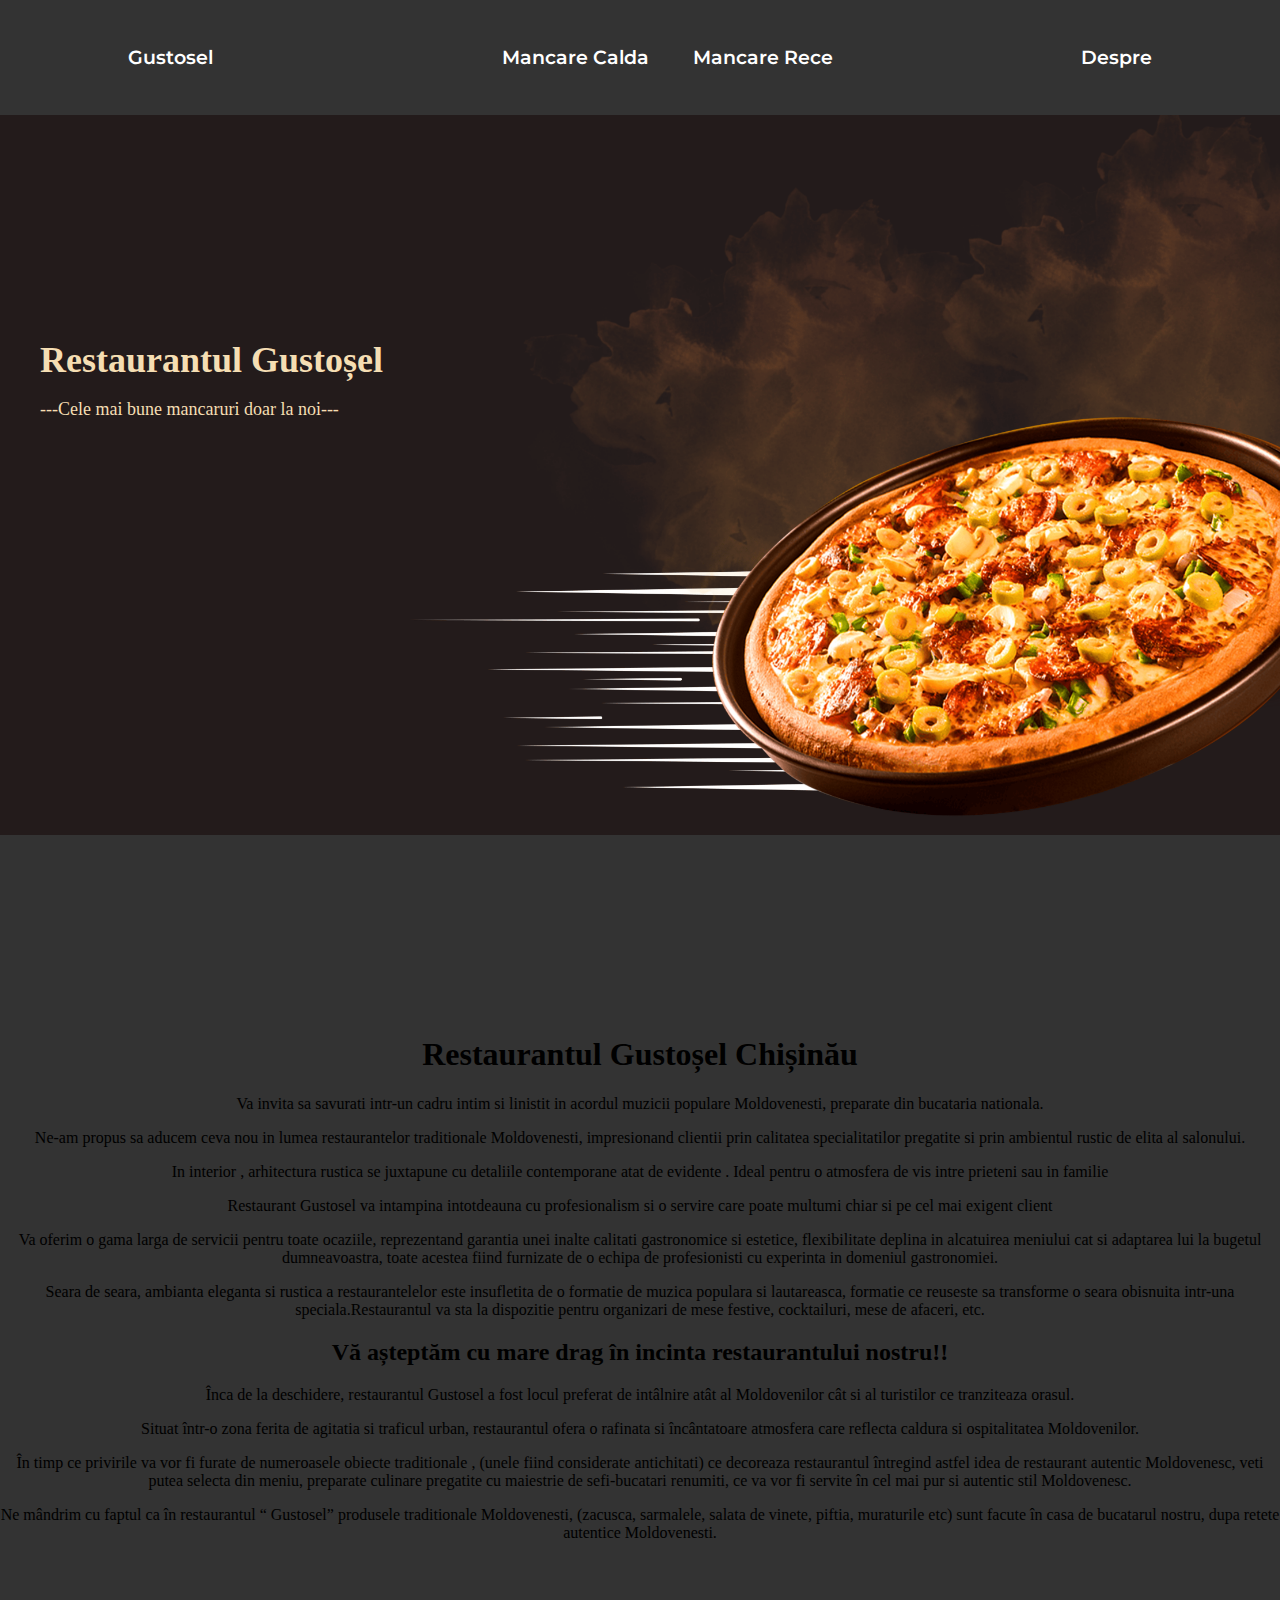
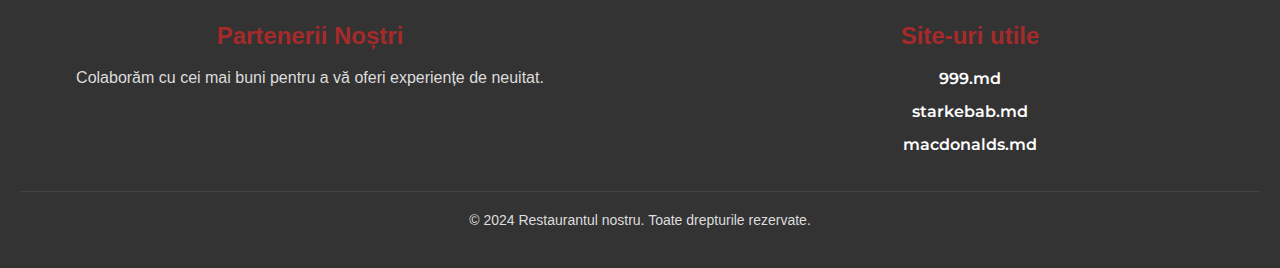
<file: index.html>
<!DOCTYPE html>
<html lang="ro">
<head>
    <meta charset="UTF-8">
    <meta name="viewport" content="width=device-width, initial-scale=1.0">
    <title>Restaurant Gustosel</title>
    <link rel="stylesheet" href="style.css">
</head>
<body>
    <header>
        <a href="" class="logo">Gustosel</a>
        <nav>
            <ul class="nav_link">
                <li><a href="mancare-calda.html">Mancare Calda</a></li>
                <li><a href="mancare-rece.html">Mancare Rece</a></li>
            </ul>
        </nav>
        <a href="despre-noi.html">Despre</a>
    </header>

    <main>
        <div class="container">
            <div class="image-container">
                <img src="images/titlugu.png" alt="Imagine Fundal" class="background-image">
                <div class="text">
                    <h1>Restaurantul Gustoșel</h1>
                    <p>---Cele mai bune mancaruri doar la noi---</p>
                </div>
            </div>
        </div>
        <section>
            <h1 align="center">Restaurantul Gustoșel Chișinău</h1>
            <p>Va invita sa savurati intr-un cadru intim si linistit in acordul muzicii populare Moldovenesti, preparate din bucataria nationala.</p>
            <p>Ne-am propus sa aducem ceva nou in lumea restaurantelor traditionale Moldovenesti, impresionand clientii prin calitatea specialitatilor pregatite si prin ambientul rustic de elita al salonului.</p>
            <p>In interior , arhitectura rustica se juxtapune cu detaliile contemporane atat de evidente . Ideal pentru o atmosfera de vis intre prieteni sau in familie</p>
            <p>Restaurant Gustosel va intampina intotdeauna cu profesionalism  si o servire care poate multumi chiar si pe cel mai exigent client </p>
            <p>Va oferim o gama larga de servicii pentru toate ocaziile, reprezentand garantia unei inalte calitati gastronomice si estetice, flexibilitate deplina in alcatuirea meniului cat si adaptarea lui la bugetul dumneavoastra, toate acestea fiind furnizate de o echipa de profesionisti cu experinta in domeniul gastronomiei.</p>
            <p>Seara de seara, ambianta eleganta si rustica a restaurantelelor este insufletita de o formatie de muzica populara si lautareasca, formatie ce reuseste sa transforme o seara obisnuita intr-una speciala.Restaurantul va sta la dispozitie pentru organizari de mese festive, cocktailuri, mese de afaceri, etc.</p>

        </section>

        <section>
            <h2 style="text-align:center;">Vă așteptăm cu mare drag în incinta restaurantului nostru!!</h2>
            <p>Înca de la deschidere, restaurantul Gustosel a fost locul preferat de intâlnire atât al Moldovenilor cât si al turistilor ce tranziteaza orasul.</p>
            <p>Situat într-o zona ferita de agitatia si traficul urban, restaurantul ofera o rafinata si încântatoare atmosfera care reflecta caldura si ospitalitatea Moldovenilor. </p>
            <p> În timp ce privirile va vor fi furate de numeroasele obiecte traditionale , (unele fiind considerate antichitati) ce decoreaza restaurantul întregind astfel idea de restaurant autentic Moldovenesc, veti putea selecta din meniu, preparate culinare pregatite cu maiestrie de sefi-bucatari renumiti, ce va vor fi servite în cel mai pur si autentic stil Moldovenesc.</p>
            <p>Ne mândrim cu faptul ca în restaurantul “ Gustosel” produsele traditionale Moldovenesti, (zacusca, sarmalele, salata de vinete, piftia, muraturile etc) sunt facute în casa de bucatarul nostru, dupa retete autentice Moldovenesti.</p>
        </section>
    </main>
    <footer class="footer">
        <div class="footer-container">
            <div class="footer-left">
                <h3>Partenerii Noștri</h3>
                <p>Colaborăm cu cei mai buni pentru a vă oferi experiențe de neuitat.</p>
            </div>
            <div class="footer-right">
                <h3>Site-uri utile</h3>
                <ul>
                    <li><a href="https://999.md" target="_blank">999.md</a></li>
                    <li><a href="https://starkebab.md" target="_blank">starkebab.md</a></li>
                    <li><a href="https://macdonalds.md" target="_blank">macdonalds.md</a></li>
                </ul>
            </div>
        </div>
        <div class="footer-bottom">
            <p>&copy; 2024 Restaurantul nostru. Toate drepturile rezervate.</p>
        </div>
    </footer>
</body>
</html>
</file>
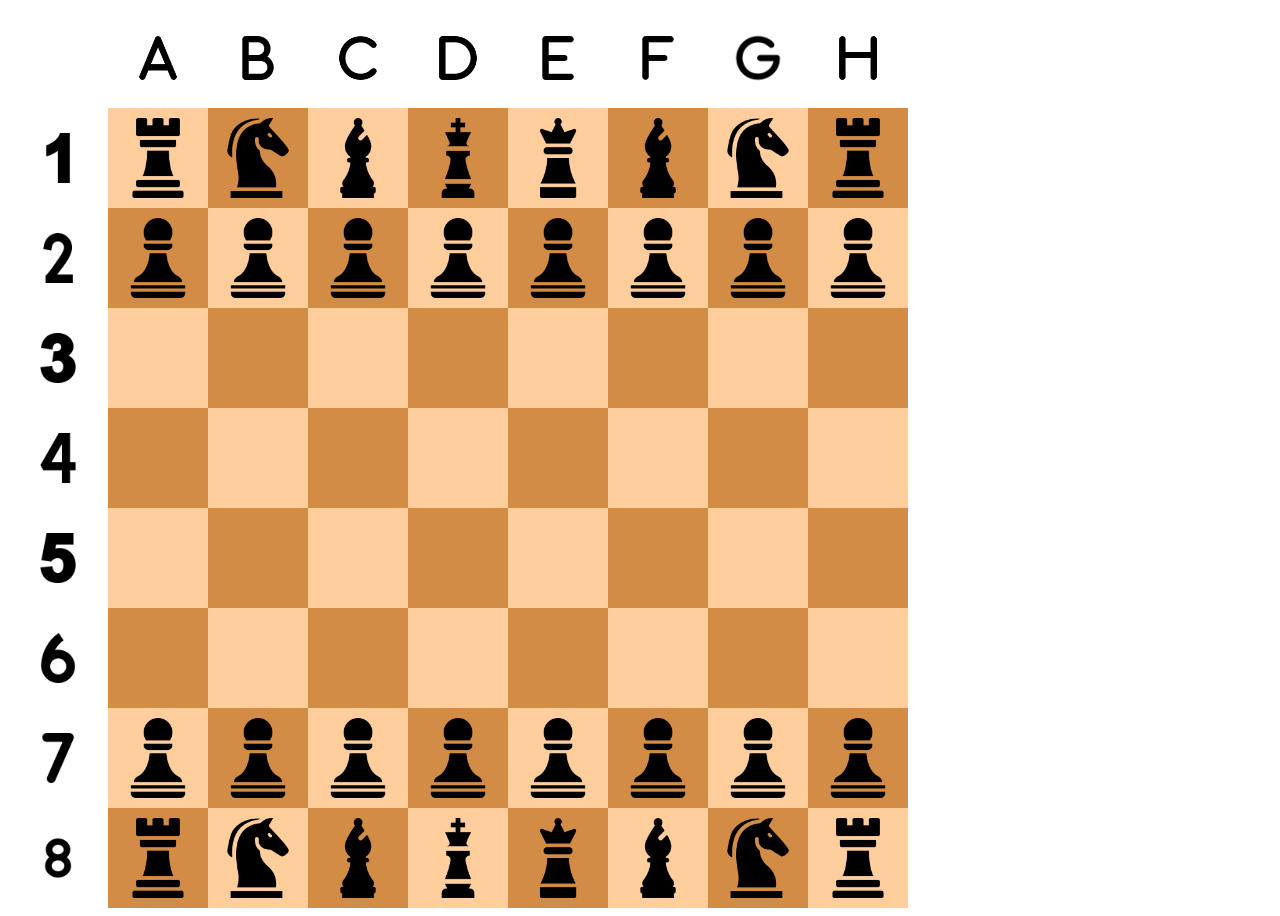
<file: cheestable/index.html>
<!DOCTYPE html>
<html lang="en">
<head>
    <meta charset="UTF-8">
    <meta name="viewport" content="width=device-width, initial-scale=1.0">
    <link rel="stylesheet" href="style.css">
    <title>Document</title>
</head>
<body>
    <div class="patrat1"></div>
    <div class="patrat2"></div>
    <div class="patrat3"></div>
    <div class="patrat4"></div>
    <div class="patrat5"></div>
    <div class="patrat6"></div>
    <div class="patrat7"></div>
    <div class="patrat8"></div>
    <div class="patrat9"></div>
    <div class="patrat10"></div>
    <div class="patrat11"></div>
    <div class="patrat12"></div>
    <div class="patrat13"></div>
    <div class="patrat14"></div>
    <div class="patrat15"></div>
    <div class="patrat16"></div>
    <div class="patrat17"></div>
    <div class="patrat18"></div>
    <div class="patrat19"></div>
    <div class="patrat20"></div>
    <div class="patrat21"></div>
    <div class="patrat22"></div>
    <div class="patrat23"></div>
    <div class="patrat24"></div>
    <div class="patrat25"></div>
    <div class="patrat26"></div>
    <div class="patrat27"></div>
    <div class="patrat28"></div>
    <div class="patrat29"></div>
    <div class="patrat30"></div>
    <div class="patrat31"></div>
    <div class="patrat32"></div>
    <div class="patrat33"></div>
    <div class="patrat34"></div>
    <div class="patrat35"></div>
    <div class="patrat36"></div>
    <div class="patrat37"></div>
    <div class="patrat38"></div>
    <div class="patrat39"></div>
    <div class="patrat40"></div>
    <div class="patrat41"></div>
    <div class="patrat42"></div>
    <div class="patrat43"></div>
    <div class="patrat44"></div>
    <div class="patrat45"></div>
    <div class="patrat46"></div>
    <div class="patrat47"></div>
    <div class="patrat48"></div>
    <div class="patrat49"></div>
    <div class="patrat50"></div>
    <div class="patrat51"></div>
    <div class="patrat52"></div>
    <div class="patrat53"></div>
    <div class="patrat54"></div>
    <div class="patrat55"></div>
    <div class="patrat56"></div>
    <div class="patrat57"></div>
    <div class="patrat58"></div>
    <div class="patrat59"></div>
    <div class="patrat60"></div>
    <div class="patrat61"></div>
    <div class="patrat62"></div>
    <div class="patrat63"></div>
    <div class="patrat64"></div>
    <div class="patrat65"></div>
    <div class="patrat66"></div>
    <div class="patrat67"></div>
    <div class="patrat68"></div>
    <div class="patrat69"></div>
    <div class="patrat70"></div>
    <div class="patrat71"></div>
    <div class="patrat72"></div>
    <div class="patrat73"></div>
    <div class="patrat74"></div>
    <div class="patrat75"></div>
    <div class="patrat76"></div>
    <div class="patrat77"></div>
    <div class="patrat78"></div>
    <div class="patrat79"></div>
    <div class="patrat80"></div>
    <div class="patrat81"></div>
    <div class="patrat82"></div>
    <div class="patrat83"></div>
    <div class="patrat84"></div>
    <div class="patrat85"></div>
    <div class="patrat86"></div>
    <div class="patrat87"></div>
    <div class="patrat88"></div>
    <div class="patrat89"></div>
    <div class="patrat90"></div>
    <div class="patrat91"></div>
    <div class="patrat92"></div>
    <div class="patrat93"></div>
    <div class="patrat94"></div>
    <div class="patrat95"></div>
    <div class="patrat96"></div>
    <div class="patrat97"></div>
    <div class="patrat98"></div>
    <div class="patrat99"></div>
    <div class="patrat100"></div>
</body>
</html>
</file>
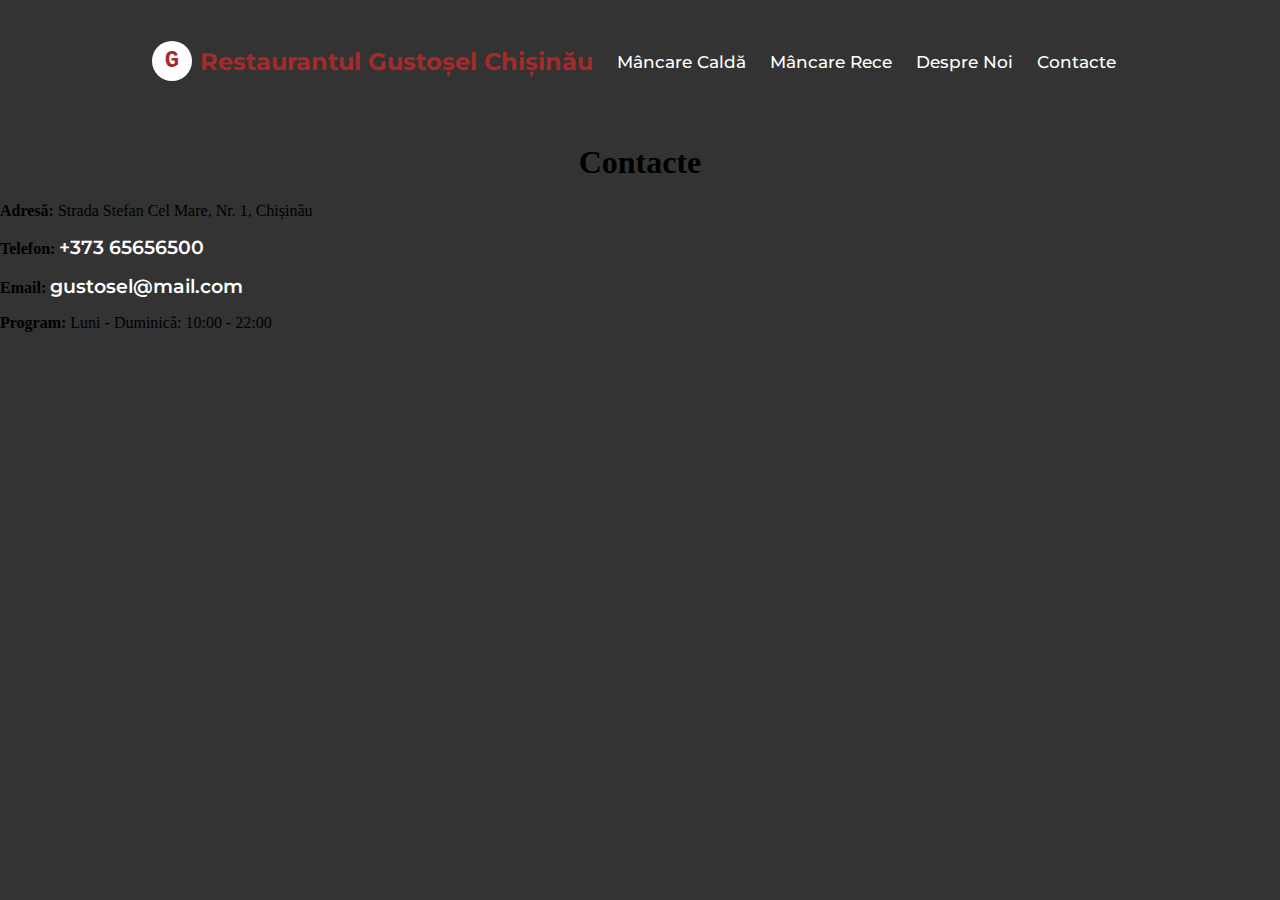
<file: contacte.html>
<!DOCTYPE html>
<html lang="ro">
<head>
    <meta charset="UTF-8">
    <meta name="viewport" content="width=device-width, initial-scale=1.0">
    <title>Contacte - Gustosel</title>
    <link rel="stylesheet" href="style.css">
</head>
<body>
    <header>
        <nav class="meniu-sus">
            <div class="logo">
                <a href="index.html">
                    <span>G</span>
                    Restaurantul Gustoșel Chișinău
                </a>
            </div>
            <ul class="meniu-sus-sus">
                <li><a href="mancare-calda.html">Mâncare Caldă</a></li>
                <li><a href="mancare-rece.html">Mâncare Rece</a></li>
                <li><a href="despre-noi.html">Despre Noi</a></li>
                <li><a href="contacte.html">Contacte</a></li>
            </ul>
        </nav>
    </header>

    <div class="main">
            <h1 style="text-align:center;">Contacte</h1>
            <p><b>Adresă:</b> Strada Stefan Cel Mare, Nr. 1, Chișinău</p>
            <p><b>Telefon:</b> <a href="tel:+37365656500">+373 65656500</a></p>
            <p><b>Email:</b> <a href="mailto:gustosel@mail.com">gustosel@mail.com</a></p>
            <p><b>Program:</b> Luni - Duminică: 10:00 - 22:00</p>
     </div>
</body>
</html>
</file>
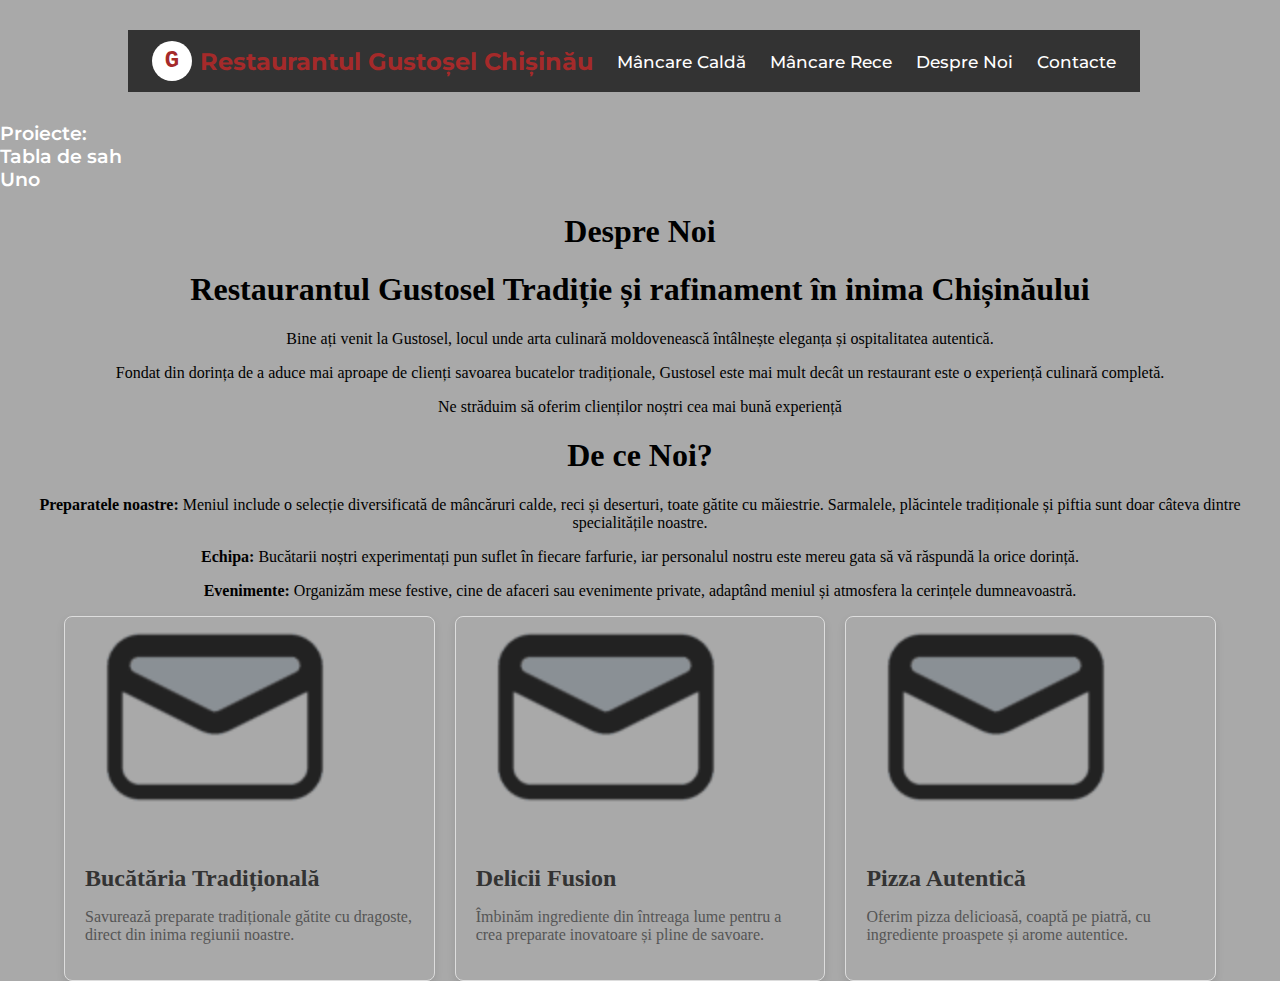
<file: despre-noi.html>
<!DOCTYPE html>
<html lang="ro">
<head>
    <meta charset="UTF-8">
    <meta name="viewport" content="width=device-width, initial-scale=1.0">
    <title>Despre Noi - Gustosel</title>
    <link rel="stylesheet" href="style.css">
</head>
<body>
    <style>
        body{
            background-color: darkgray;
        }
    </style>
    <header>
        <nav class="meniu-sus">
            <div class="logo">
                <a href="index.html">
                    <span>G</span>
                    Restaurantul Gustoșel Chișinău
                </a>
            </div>
            <ul class="meniu-sus-sus">
                <li><a href="mancare-calda.html">Mâncare Caldă</a></li>
                <li><a href="mancare-rece.html">Mâncare Rece</a></li>
                <li><a href="despre-noi.html">Despre Noi</a></li>
                <li><a href="contacte.html">Contacte</a></li>
            </ul>
        </nav>
    </header>

    <div class="main">
        <a href="">Proiecte:</a>
        <br>
        <a href="../gustosel/cheestable/index.html">Tabla de sah</a>
        <br>
        <a href="../gustosel/celmaicrutoiprogramator/index.html">Uno</a>
        <section>
            <h1 style="text-align:center;">Despre Noi</h1>
            <h1>Restaurantul Gustosel Tradiție și rafinament în inima Chișinăului</h1>
            <p>Bine ați venit la Gustosel, locul unde arta culinară moldovenească întâlnește eleganța și ospitalitatea autentică.</p>
            <p>Fondat din dorința de a aduce mai aproape de clienți savoarea bucatelor tradiționale, Gustosel este mai mult decât un restaurant este o experiență culinară completă.</p>
            <p>Ne străduim să oferim clienților noștri cea mai bună experiență</p>
            <h1>De ce Noi?</h1>
            <p><b>Preparatele noastre:</b> Meniul include o selecție diversificată de mâncăruri calde, reci și deserturi, toate gătite cu măiestrie. Sarmalele, plăcintele tradiționale și piftia sunt doar câteva dintre specialitățile noastre.</p>
            <p><b>Echipa:</b> Bucătarii noștri experimentați pun suflet în fiecare farfurie, iar personalul nostru este mereu gata să vă răspundă la orice dorință.</p>
            <p><b>Evenimente:</b> Organizăm mese festive, cine de afaceri sau evenimente private, adaptând meniul și atmosfera la cerințele dumneavoastră.</p>
         </section>
            <div class="card-container">
                <div class="card">
                    <img src="images/message-svgrepo-com (1).png" alt="Imagine Card 1" class="card-img" style="width: 300px;">
                    <div class="card-content">
                        <h3 class="card-title">Bucătăria Tradițională</h3>
                        <p class="card-text">Savurează preparate tradiționale gătite cu dragoste, direct din inima regiunii noastre.</p>
                    </div>
                </div>
                <div class="card">
                    <img src="images/message-svgrepo-com (1).png" alt="Imagine Card 2" class="card-img" style="width: 300px;">
                    <div class="card-content">
                        <h3 class="card-title">Delicii Fusion</h3>
                        <p class="card-text">Îmbinăm ingrediente din întreaga lume pentru a crea preparate inovatoare și pline de savoare.</p>
                    </div>
                </div>
                <div class="card">
                    <img src="images/message-svgrepo-com (1).png" alt="Imagine Card 3" class="card-img" style="width: 300px;">
                    <div class="card-content">
                        <h3 class="card-title">Pizza Autentică</h3>
                        <p class="card-text">Oferim pizza delicioasă, coaptă pe piatră, cu ingrediente proaspete și arome autentice.</p>
                    </div>
                </div>
            </div>
    </div>
</body>
</html>
</file>
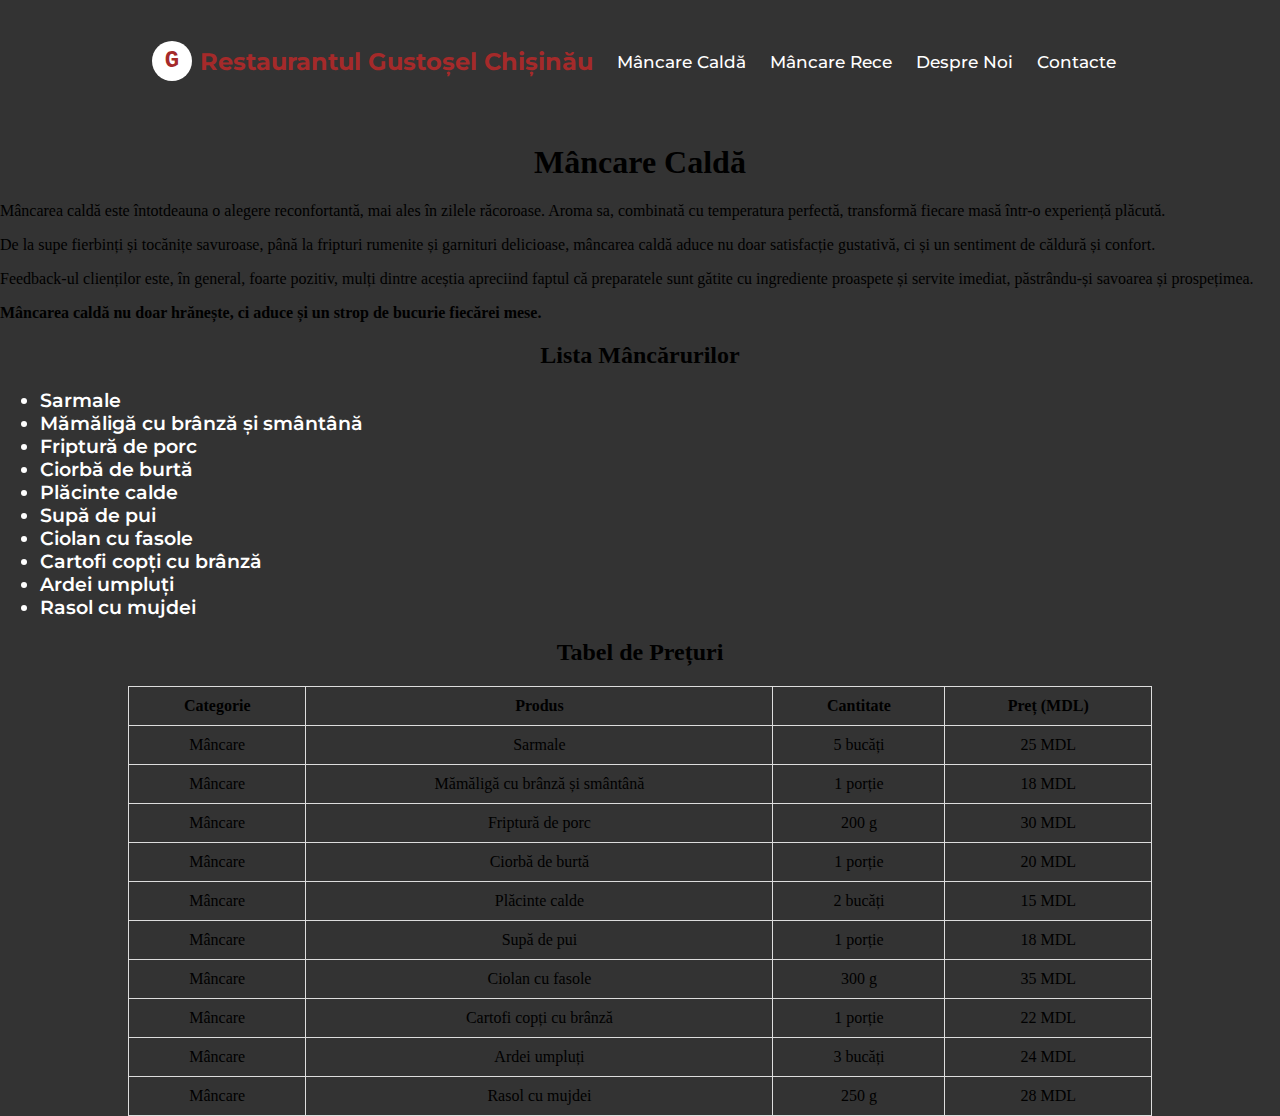
<file: mancare-calda.html>
<!DOCTYPE html>
<html lang="ro">
<head>
    <meta charset="UTF-8">
    <meta name="viewport" content="width=device-width, initial-scale=1.0">
    <title>Mâncare Caldă - Gustosel</title>
    <link rel="stylesheet" href="style.css">
</head>
<body>
    <header>
      <nav class="meniu-sus">
        <div class="logo">
            <a href="index.html">
                <span>G</span>
                Restaurantul Gustoșel Chișinău
            </a>
        </div>
        <ul class="meniu-sus-sus">
            <li><a href="mancare-calda.html">Mâncare Caldă</a></li>
            <li><a href="mancare-rece.html">Mâncare Rece</a></li>
            <li><a href="despre-noi.html">Despre Noi</a></li>
            <li><a href="contacte.html">Contacte</a></li>
        </ul>
    </nav>
    </header>

        <div class="main">
            <h1 style="text-align:center;">Mâncare Caldă</h1>
            <p>Mâncarea caldă este întotdeauna o alegere reconfortantă, mai ales în zilele răcoroase. Aroma sa, combinată cu temperatura perfectă, transformă fiecare masă într-o experiență plăcută. </p>
            <p>De la supe fierbinți și tocănițe savuroase, până la fripturi rumenite și garnituri delicioase, mâncarea caldă aduce nu doar satisfacție gustativă, ci și un sentiment de căldură și confort. </p>
            <p> Feedback-ul clienților este, în general, foarte pozitiv, mulți dintre aceștia apreciind faptul că preparatele sunt gătite cu ingrediente proaspete și servite imediat, păstrându-și savoarea și prospețimea. </p>
            <p><b>Mâncarea caldă nu doar hrănește, ci aduce și un strop de bucurie fiecărei mese.</b></p>

            <h2 style="text-align:center;">Lista Mâncărurilor</h2>
            <ul>
                <li>Sarmale</li>
                <li>Mămăligă cu brânză și smântână</li>
                <li>Friptură de porc</li>
                <li>Ciorbă de burtă</li>
                <li>Plăcinte calde</li>
                <li>Supă de pui</li>
                <li>Ciolan cu fasole</li>
                <li>Cartofi copți cu brânză</li>
                <li>Ardei umpluți</li>
                <li>Rasol cu mujdei</li>
            </ul>

            <h2 style="text-align:center;">Tabel de Prețuri</h2>
            <table border="1" style="margin: 0 auto; text-align: center;">
                <thead>
                    <tr>
                        <th>Categorie</th>
                        <th>Produs</th>
                        <th>Cantitate</th>
                        <th>Preț (MDL)</th>
                    </tr>
                </thead>
                <tbody>
                          <tr>
                            <td>Mâncare</td>
                            <td>Sarmale</td>
                            <td>5 bucăți</td>
                            <td>25 MDL</td>
                          </tr>
                          <tr>
                            <td>Mâncare</td>
                            <td>Mămăligă cu brânză și smântână</td>
                            <td>1 porție</td>
                            <td>18 MDL</td>
                          </tr>
                          <tr>
                            <td>Mâncare</td>
                            <td>Friptură de porc</td>
                            <td>200 g</td>
                            <td>30 MDL</td>
                          </tr>
                          <tr>
                            <td>Mâncare</td>
                            <td>Ciorbă de burtă</td>
                            <td>1 porție</td>
                            <td>20 MDL</td>
                          </tr>
                          <tr>
                            <td>Mâncare</td>
                            <td>Plăcinte calde</td>
                            <td>2 bucăți</td>
                            <td>15 MDL</td>
                          </tr>
                          <tr>
                            <td>Mâncare</td>
                            <td>Supă de pui</td>
                            <td>1 porție</td>
                            <td>18 MDL</td>
                          </tr>
                          <tr>
                            <td>Mâncare</td>
                            <td>Ciolan cu fasole</td>
                            <td>300 g</td>
                            <td>35 MDL</td>
                          </tr>
                          <tr>
                            <td>Mâncare</td>
                            <td>Cartofi copți cu brânză</td>
                            <td>1 porție</td>
                            <td>22 MDL</td>
                          </tr>
                          <tr>
                            <td>Mâncare</td>
                            <td>Ardei umpluți</td>
                            <td>3 bucăți</td>
                            <td>24 MDL</td>
                          </tr>
                          <tr>
                            <td>Mâncare</td>
                            <td>Rasol cu mujdei</td>
                            <td>250 g</td>
                            <td>28 MDL</td>
                          </tr>  
                </tbody>
            </table>
    </div>
</body>
</html>
</file>
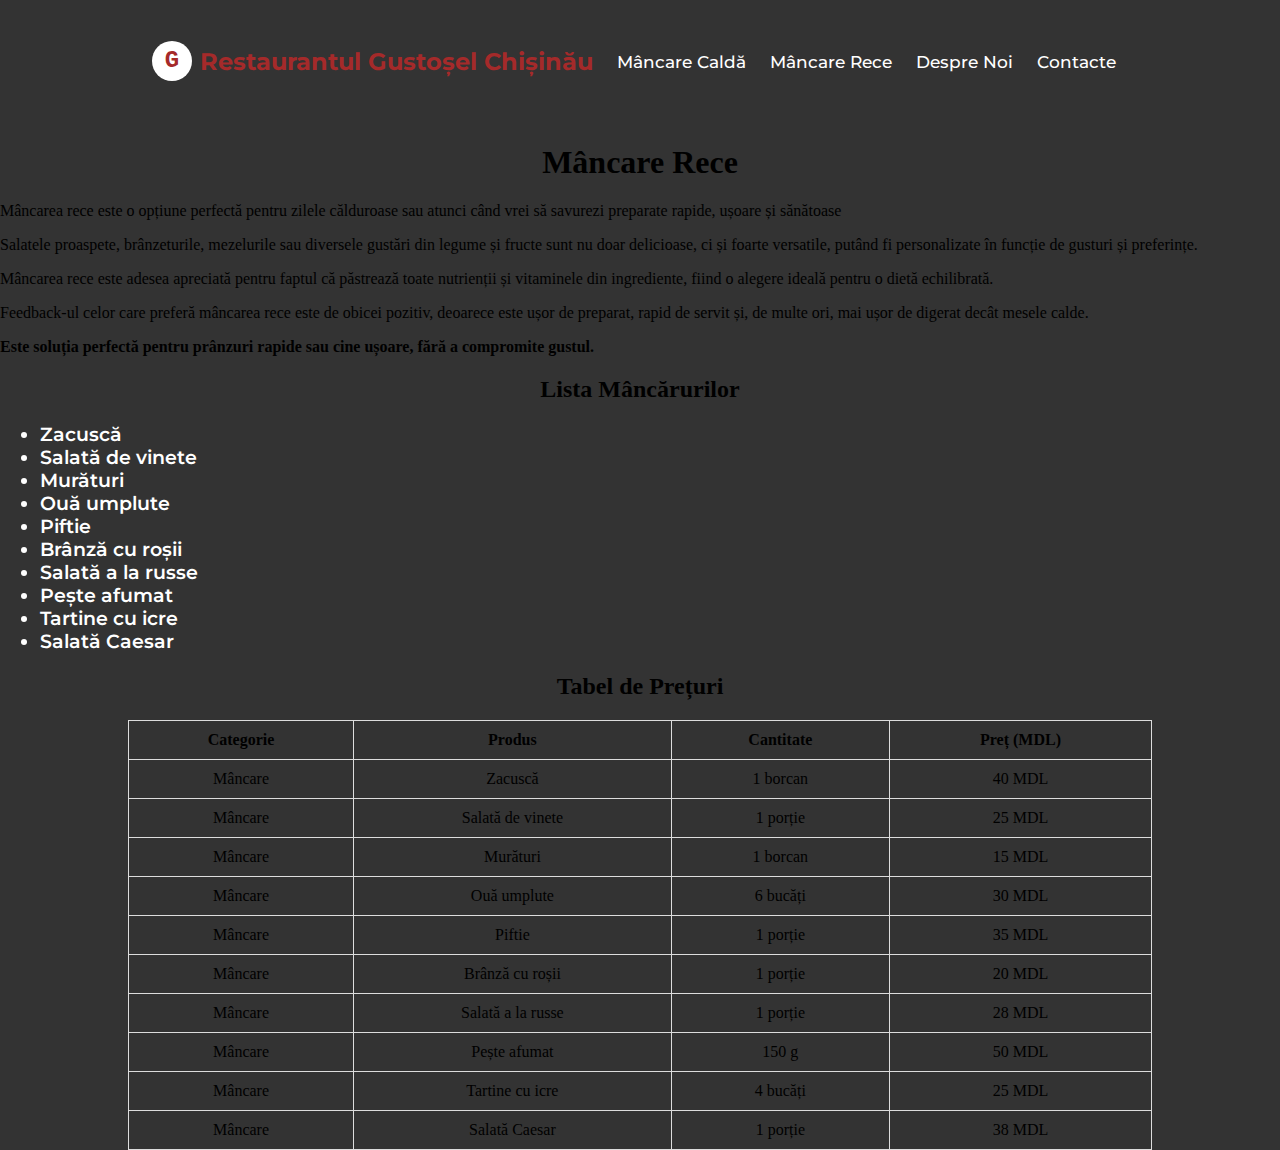
<file: mancare-rece.html>
<!DOCTYPE html>
<html lang="ro">
<head>
    <meta charset="UTF-8">
    <meta name="viewport" content="width=device-width, initial-scale=1.0">
    <title>Mâncare Rece - Gustosel</title>
    <link rel="stylesheet" href="style.css">
</head>
<body>
    <header>
      <nav class="meniu-sus">
        <div class="logo">
            <a href="index.html">
                <span>G</span>
                Restaurantul Gustoșel Chișinău
            </a>
        </div>
        <ul class="meniu-sus-sus">
            <li><a href="mancare-calda.html">Mâncare Caldă</a></li>
            <li><a href="mancare-rece.html">Mâncare Rece</a></li>
            <li><a href="despre-noi.html">Despre Noi</a></li>
            <li><a href="contacte.html">Contacte</a></li>
        </ul>
    </nav>
    </header>
    <div class="main">
            <h1 style="text-align:center;">Mâncare Rece</h1>
            <p>Mâncarea rece este o opțiune perfectă pentru zilele călduroase sau atunci când vrei să savurezi preparate rapide, ușoare și sănătoase</p>
            <p>Salatele proaspete, brânzeturile, mezelurile sau diversele gustări din legume și fructe sunt nu doar delicioase, ci și foarte versatile, putând fi personalizate în funcție de gusturi și preferințe.</p>
            <p>Mâncarea rece este adesea apreciată pentru faptul că păstrează toate nutrienții și vitaminele din ingrediente, fiind o alegere ideală pentru o dietă echilibrată.</p>
            <p>Feedback-ul celor care preferă mâncarea rece este de obicei pozitiv, deoarece este ușor de preparat, rapid de servit și, de multe ori, mai ușor de digerat decât mesele calde.
            <p><b>Este soluția perfectă pentru prânzuri rapide sau cine ușoare, fără a compromite gustul.</b></p>
            <h2 style="text-align:center;">Lista Mâncărurilor</h2>
            <ul>
                <li>Zacuscă</li>
                <li>Salată de vinete</li>
                <li>Murături</li>
                <li>Ouă umplute</li>
                <li>Piftie</li>
                <li>Brânză cu roșii</li>
                <li>Salată a la russe</li>
                <li>Pește afumat</li>
                <li>Tartine cu icre</li>
                <li>Salată Caesar</li>
            </ul>
            <h2 style="text-align:center;">Tabel de Prețuri</h2>
            <table border="1" style="margin: 0 auto; text-align: center;">
                <thead>
                    <tr>
                        <th>Categorie</th>
                        <th>Produs</th>
                        <th>Cantitate</th>
                        <th>Preț (MDL)</th>
                      </tr>
                    </thead>
                    <tbody>
                      <tr>
                        <td>Mâncare</td>
                        <td>Zacuscă</td>
                        <td>1 borcan</td>
                        <td>40 MDL</td>
                      </tr>
                      <tr>
                        <td>Mâncare</td>
                        <td>Salată de vinete</td>
                        <td>1 porție</td>
                        <td>25 MDL</td>
                      </tr>
                      <tr>
                        <td>Mâncare</td>
                        <td>Murături</td>
                        <td>1 borcan</td>
                        <td>15 MDL</td>
                      </tr>
                      <tr>
                        <td>Mâncare</td>
                        <td>Ouă umplute</td>
                        <td>6 bucăți</td>
                        <td>30 MDL</td>
                      </tr>
                      <tr>
                        <td>Mâncare</td>
                        <td>Piftie</td>
                        <td>1 porție</td>
                        <td>35 MDL</td>
                      </tr>
                      <tr>
                        <td>Mâncare</td>
                        <td>Brânză cu roșii</td>
                        <td>1 porție</td>
                        <td>20 MDL</td>
                      </tr>
                      <tr>
                        <td>Mâncare</td>
                        <td>Salată a la russe</td>
                        <td>1 porție</td>
                        <td>28 MDL</td>
                      </tr>
                      <tr>
                        <td>Mâncare</td>
                        <td>Pește afumat</td>
                        <td>150 g</td>
                        <td>50 MDL</td>
                      </tr>
                      <tr>
                        <td>Mâncare</td>
                        <td>Tartine cu icre</td>
                        <td>4 bucăți</td>
                        <td>25 MDL</td>
                      </tr>
                      <tr>
                        <td>Mâncare</td>
                        <td>Salată Caesar</td>
                        <td>1 porție</td>
                        <td>38 MDL</td>
                      </tr>
                </tbody>
            </table>
    </div>
</body>
</html>
</file>
<file: style.css>
@import url('https://fonts.googleapis.com/css2?family=Jaro:opsz@6..72&family=Montserrat:ital,wght@0,100..900;1,100..900&display=swap');

body {
    box-sizing: border-box;
    margin: 0;
    padding: 0;
    background-color: #333333;
}
.logo{
    cursor: pointer;
}
li, a{
    font-family: 'Montserrat', sans-serif;
    font-weight: 600;
    font-size: 19px;
    color: #fff;
    text-decoration: none;

}
header{
    display: flex;
    justify-content: space-between;
    align-items: center;
    padding: 30px 10%;
}
.nav_link{
    list-style: none;
}
.nav_link li{
    display: inline-block;
    padding: 0 20px;
}
.meniu-sus {
    display: flex;
    justify-content: space-between;
    align-items: center;
    background-color: #333;
    padding: 0.7rem 1.5rem;
}
.meniu-sus .logo {
    display: flex;
    align-items: center;
}
.meniu-sus .logo a {
    display: flex;
    align-items: center;
    text-decoration: none;
    font-size: 1.5rem;
    font-weight: bold;
    color: brown;
}
.meniu-sus .logo a span {
    width: 40px;
    height: 40px;
    display: inline-block;
    background-color: white;
    color: brown;
    border-radius: 50%;
    text-align: center;
    line-height: 40px;
    margin-right: 0.5rem;
    font-family: 'Courier New', Courier, monospace;
    font-weight: bold;
}
.meniu-sus .meniu-sus-sus {
    list-style: none;
    display: flex;
    margin: 0;
    padding: 0;
}
.meniu-sus .meniu-sus-sus li {
    margin-left: 1.5rem;
}
.meniu-sus .meniu-sus-sus a {
    text-decoration: none;
    color: white;
    font-size: 17px;
    font-weight: 500;
}
table {
    border-collapse: collapse;
    width: 80%;
}
table th, table td {
    padding: 10px;
    border: 1px solid #ddd;
}
.container {
    width: 100%;
    height: 100vh;
    display: flex;
    justify-content: center;
    align-items: center;
}
.image-container {
    position: relative;
    width: 100%;
    height: 100%;
}
.background-image {
    width: 100%;
    height: 80%;
    object-fit: cover;
    position: absolute;
    top: 0;
    left: 0;
}
.text {
    position: absolute;
    top: 20%;
    left: 20px;
    color: wheat;
    max-width: 600px;
    z-index: 1;
    padding: 20px;
}
.text h1 {
    font-size: 36px;
    margin-bottom: 10px;
}

.text p {
    font-size: 18px;
}
section{
    text-align: center;
}
.card-container {
    display: flex;
    justify-content: space-between;
    gap: 20px;
    width: 90%;
    max-width: 1200px;
    flex-wrap: wrap;
    margin: 0 auto;
}
.card {
    background-color: darkgray;
    border: 1px solid #ddd;
    border-radius: 8px;
    width: 32%;
    box-shadow: 0 4px 8px rgba(0, 0, 0, 0.1);
    overflow: hidden;
}
.card-img {
    width: 100%;
    height: 200px;
    object-fit: cover;
}
.card-content {
    padding: 20px;
}
.card-title {
    font-size: 24px;
    margin-bottom: 10px;
    color: #333;
}
.card-text {
    font-size: 16px;
    color: #555;
}
.card:hover {
    background-color: red;
}
.footer {
    background-color: #333;
    color: white;
    font-family: Arial, sans-serif;
    padding: 40px 20px;
    text-align: center;
}
.footer-container {
    display: flex;
    justify-content: space-between;
    align-items: flex-start;
    gap: 50px;
    max-width: 1200px;
    margin: 0 auto;
    padding-bottom: 20px;
}
.footer-left,
.footer-right {
    width: 45%;
}
.footer-left h3,
.footer-right h3 {
    font-size: 24px;
    margin-bottom: 10px;
    font-weight: bold;
    color: brown;
}
.footer-left p,
.footer-right p {
    font-size: 16px;
    line-height: 1.5;
    color: #ddd;
}
.footer-right ul {
    list-style: none;
    padding: 0;
}
.footer-right ul li {
    margin: 10px 0;
}
.footer-right ul li a {
    text-decoration: none;
    color: #fff;
    font-size: 16px;
    transition: color 0.3s ease;
}
.footer-right ul li a:hover {
    color:brown;
}
.footer-bottom {
    padding-top: 20px;
    font-size: 14px;
    color: #ddd;
    border-top: 1px solid #444;
}
.footer-bottom p {
    margin: 0;
}
</file>
<file: cheestable/style.css>
body{
    display:flexbox;
    width: 100%;
    height: 100%;
}
.patrat1{
    width: 100px;
    height: 100px;
    background-color: #ffffff;
    float: left;
}
.patrat2{
    width: 100px;
    height: 100px;
    float: left;
    background-color: white;
    background-image: url(../cheestable/a.png);
    background-position: center;
    background-repeat: no-repeat;
    background-size: 50px;
    
}
.patrat3{
    width: 100px;
    height: 100px;
    float: left;
    background-color: white;
    background-image: url(../cheestable/b.png);
    background-position: center;
    background-repeat: no-repeat;
    background-size: 50px;
    
}
.patrat4{
    width: 100px;
    height: 100px;
    float: left;
    background-color: white;
    background-image: url(../cheestable/c.png);
    background-position: center;
    background-repeat: no-repeat;
    background-size: 50px;
    
}
.patrat5{
    width: 100px;
    height: 100px;
    float: left;
    background-color: white;
    background-image: url(../cheestable/d.png);
    background-position: center;
    background-repeat: no-repeat;
    background-size: 50px;
    
}
.patrat6{
    width: 100px;
    height: 100px;
    float: left;
    background-color: white;
    background-image: url(../cheestable/e.png);
    background-position: center;
    background-repeat: no-repeat;
    background-size: 50px;
    
}
.patrat7{
    width: 100px;
    height: 100px;
    float: left;
    background-color: white;
    background-image: url(../cheestable/f.png);
    background-position: center;
    background-repeat: no-repeat;
    background-size: 50px;
    
}
.patrat8{
    width: 100px;
    height: 100px;
    float: left;
    background-color: white;
    background-image: url(../cheestable/g.png);
    background-position: center;
    background-repeat: no-repeat;
    background-size: 50px;
    
}
.patrat9{
    width: 100px;
    height: 100px;
    float: left;
    background-color: white;
    background-image: url(../cheestable/h.png);
    background-position: center;
    background-repeat: no-repeat;
    background-size: 50px;
    
}
.patrat10{
    width: 100px;
    height: 100px;
    background-color: #ffffff;
    float: left;
}

.patrat11{
    width: 100px;
    height: 100px;
    background-color: white;
    background-image: url(../cheestable/h.png);
    background-position: center;
    background-repeat: no-repeat;
    background-size: 50px;
    
}
.patrat12{
    width: 100px;
    height: 100px;
    float: left;
    background-color: white;
    background-image: url(../cheestable/1.png);
    background-position: center;
    background-repeat: no-repeat;
    background-size: 50px;
}

.patrat13{
    width: 100px;
    height: 100px;
    background-color: #FFCE9C;
    float: left;
    background-image: url(../cheestable/turn.png);
    background-position: center;
    background-repeat: no-repeat;
    background-size: 80px;
}
.patrat14{
    width: 100px;
    height: 100px;
    float: left;
    background-color: #D28C45;
    background-image: url(../cheestable/cal.png);
    background-position: center;
    background-repeat: no-repeat;
    background-size: 80px;
}
.patrat15{
    width: 100px;
    height: 100px;
    background-color: #FFCE9C;
    float: left;
    background-image: url(../cheestable/nebun.png);
    background-position: center;
    background-repeat: no-repeat;
    background-size: 80px;
}
.patrat16{
    width: 100px;
    height: 100px;
    float: left;
    background-color: #D28C45;
    background-image: url(../cheestable/rege.png);
    background-position: center;
    background-repeat: no-repeat;
    background-size: 80px;
}
.patrat17{
    width: 100px;
    height: 100px;
    background-color: #FFCE9C;
    float: left;
    background-image: url(../cheestable/regina.png);
    background-position: center;
    background-repeat: no-repeat;
    background-size: 80px;
}
.patrat18{
    width: 100px;
    height: 100px;
    float: left;
    background-color: #D28C45;
    background-image: url(../cheestable/nebun.png);
    background-position: center;
    background-repeat: no-repeat;
    background-size: 80px;

}
.patrat19{
    width: 100px;
    height: 100px;
    background-color: #FFCE9C;
    float: left;
    background-image: url(../cheestable/cal.png);
    background-position: center;
    background-repeat: no-repeat;
    background-size: 80px;
}
.patrat20{
    width: 100px;
    height: 100px;
    float: left;
    background-color: #D28C45;
    background-image: url(../cheestable/turn.png);
    background-position: center;
    background-repeat: no-repeat;
    background-size: 80px;
}
.patrat21{
        width: 100px;
        height: 100px;
        background-color: #ffffff;
        float: left;
    }
.patrat22{
        width: 100px;
        height: 100px;
        background-color: #ffffff;
}
.patrat23{
    width: 100px;
    height: 100px;
    float: left;
    background-color: white;
    background-image: url(../cheestable/2.png);
    background-position: center;
    background-repeat: no-repeat;
    background-size: 50px;
}
.patrat24{
    width: 100px;
    height: 100px;
    float: left;
    background-color: #D28C45;
    background-image: url(../cheestable/pion.png);
    background-position: center;
    background-repeat: no-repeat;
    background-size: 80px;
}
.patrat25{
    width: 100px;
    height: 100px;
    background-color: #FFCE9C;
    float: left;
    background-image: url(../cheestable/pion.png);
    background-position: center;
    background-repeat: no-repeat;
    background-size: 80px;
}
.patrat26{
    width: 100px;
    height: 100px;
    float: left;
    background-color: #D28C45;
    background-image: url(../cheestable/pion.png);
    background-position: center;
    background-repeat: no-repeat;
    background-size: 80px;
}
.patrat27{
    width: 100px;
    height: 100px;
    background-color: #FFCE9C;
    float: left;
    background-image: url(../cheestable/pion.png);
    background-position: center;
    background-repeat: no-repeat;
    background-size: 80px;
}
.patrat28{
    width: 100px;
    height: 100px;
    float: left;
    background-color: #D28C45;
    background-image: url(../cheestable/pion.png);
    background-position: center;
    background-repeat: no-repeat;
    background-size: 80px;
}
.patrat29{
    width: 100px;
    height: 100px;
    background-color: #FFCE9C;
    float: left;
    background-image: url(../cheestable/pion.png);
    background-position: center;
    background-repeat: no-repeat;
    background-size: 80px;
}
.patrat30{
    width: 100px;
    height: 100px;
    float: left;
    background-color: #D28C45;
    background-image: url(../cheestable/pion.png);
    background-position: center;
    background-repeat: no-repeat;
    background-size: 80px;
}
.patrat31{
    width: 100px;
    height: 100px;
    background-color: #FFCE9C;
    float: left;
    background-image: url(../cheestable/pion.png);
    background-position: center;
    background-repeat: no-repeat;
    background-size: 80px;
}
.patrat32{
        width: 100px;
        height: 100px;
        background-color: #ffffff;
        float: left;
    }
.patrat33{
        width: 100px;
        height: 100px;
        background-color: #ffffff;
}
.patrat34{
    width: 100px;
    height: 100px;
    float: left;
    background-color: white;
    background-image: url(../cheestable/3.png);
    background-position: center;
    background-repeat: no-repeat;
    background-size: 50px;
    
}
.patrat35{
    width: 100px;
    height: 100px;
    background-color: #FFCE9C;
    float: left;
}
.patrat36{
    width: 100px;
    height: 100px;
    float: left;
    background-color: #D28C45;
}
.patrat37{
    width: 100px;
    height: 100px;
    background-color: #FFCE9C;
    float: left;
}
.patrat38{
    width: 100px;
    height: 100px;
    float: left;
    background-color: #D28C45;
}
.patrat39{
    width: 100px;
    height: 100px;
    background-color: #FFCE9C;
    float: left;
}
.patrat40{
    width: 100px;
    height: 100px;
    float: left;
    background-color: #D28C45;
}
.patrat41{
    width: 100px;
    height: 100px;
    background-color: #FFCE9C;
    float: left;
}
.patrat42{
    width: 100px;
    height: 100px;
    float: left;
    background-color: #D28C45;
}
.patrat43{
        width: 100px;
        height: 100px;
        background-color: #ffffff;
        float: left;
    }
.patrat44{
        width: 100px;
        height: 100px;
        background-color: #ffffff;
}
.patrat45{
    width: 100px;
    height: 100px;
    float: left;
    background-color: white;
    background-image: url(../cheestable/4.png);
    background-position: center;
    background-repeat: no-repeat;
    background-size: 50px;
}
.patrat46{
    width: 100px;
    height: 100px;
    float: left;
    background-color: #D28C45;
}
.patrat47{
    width: 100px;
    height: 100px;
    background-color: #FFCE9C;
    float: left;
}
.patrat48{
    width: 100px;
    height: 100px;
    float: left;
    background-color: #D28C45;
}
.patrat49{
    width: 100px;
    height: 100px;
    background-color: #FFCE9C;
    float: left;
}
.patrat50{
    width: 100px;
    height: 100px;
    float: left;
    background-color: #D28C45;
}
.patrat51{
    width: 100px;
    height: 100px;
    background-color: #FFCE9C;
    float: left;
}
.patrat52{
    width: 100px;
    height: 100px;
    float: left;
    background-color: #D28C45;
}
.patrat53{
    width: 100px;
    height: 100px;
    background-color: #FFCE9C;
    float: left;
}
.patrat54{
        width: 100px;
        height: 100px;
        background-color: #ffffff;
        float: left;
    }
.patrat55{
        width: 100px;
        height: 100px;
        background-color: #ffffff;
}
.patrat56{
    width: 100px;
    height: 100px;
    float: left;
    background-color: white;
    background-image: url(../cheestable/5.png);
    background-position: center;
    background-repeat: no-repeat;
    background-size: 50px;
}

.patrat57{
    width: 100px;
    height: 100px;
    background-color: #FFCE9C;
    float: left;
}
.patrat58{
    width: 100px;
    height: 100px;
    float: left;
    background-color: #D28C45;
}
.patrat59{
    width: 100px;
    height: 100px;
    background-color: #FFCE9C;
    float: left;
}
.patrat60{
    width: 100px;
    height: 100px;
    float: left;
    background-color: #D28C45;
}
.patrat61{
    width: 100px;
    height: 100px;
    background-color: #FFCE9C;
    float: left;
}
.patrat62{
    width: 100px;
    height: 100px;
    float: left;
    background-color: #D28C45;
}
.patrat63{
    width: 100px;
    height: 100px;
    background-color: #FFCE9C;
    float: left;
}
.patrat64{
    width: 100px;
    height: 100px;
    float: left;
    background-color: #D28C45;
}
.patrat65{
        width: 100px;
        height: 100px;
        background-color: #ffffff;
        float: left;
    }
.patrat66{
        width: 100px;
        height: 100px;
        background-color: #ffffff;
}
.patrat67{
    width: 100px;
    height: 100px;
    float: left;
    background-color: white;
    background-image: url(../cheestable/6.png);
    background-position: center;
    background-repeat: no-repeat;
    background-size: 50px;
}
.patrat68{
    width: 100px;
    height: 100px;
    float: left;
    background-color: #D28C45;
}
.patrat69{
    width: 100px;
    height: 100px;
    background-color: #FFCE9C;
    float: left;
}
.patrat70{
    width: 100px;
    height: 100px;
    float: left;
    background-color: #D28C45;
}
.patrat71{
    width: 100px;
    height: 100px;
    background-color: #FFCE9C;
    float: left;
}
.patrat72{
    width: 100px;
    height: 100px;
    float: left;
    background-color: #D28C45;
}
.patrat73{
    width: 100px;
    height: 100px;
    background-color: #FFCE9C;
    float: left;
}
.patrat74{
    width: 100px;
    height: 100px;
    float: left;
    background-color: #D28C45;
}
.patrat75{
    width: 100px;
    height: 100px;
    background-color: #FFCE9C;
    float: left;
}
.patrat76{
        width: 100px;
        height: 100px;
        background-color: #ffffff;
        float: left;
    }
.patrat77{
        width: 100px;
        height: 100px;
        background-color: #ffffff;
}
.patrat78{
    width: 100px;
    height: 100px;
    float: left;
    background-color: white;
    background-image: url(../cheestable/7.png);
    background-position: center;
    background-repeat: no-repeat;
    background-size: 50px;
    
}
.patrat79{
    width: 100px;
    height: 100px;
    background-color: #FFCE9C;
    float: left;
    background-image: url(../cheestable/pion.png);
    background-position: center;
    background-repeat: no-repeat;
    background-size: 80px;
}
.patrat80{
    width: 100px;
    height: 100px;
    float: left;
    background-color: #D28C45;
    background-image: url(../cheestable/pion.png);
    background-position: center;
    background-repeat: no-repeat;
    background-size: 80px;
}
.patrat81{
    width: 100px;
    height: 100px;
    background-color: #FFCE9C;
    float: left;
    background-image: url(../cheestable/pion.png);
    background-position: center;
    background-repeat: no-repeat;
    background-size: 80px;
}
.patrat82{
    width: 100px;
    height: 100px;
    float: left;
    background-color: #D28C45;
    background-image: url(../cheestable/pion.png);
    background-position: center;
    background-repeat: no-repeat;
    background-size: 80px;
}
.patrat83{
    width: 100px;
    height: 100px;
    background-color: #FFCE9C;
    float: left;
    background-image: url(../cheestable/pion.png);
    background-position: center;
    background-repeat: no-repeat;
    background-size: 80px;
}
.patrat84{
    width: 100px;
    height: 100px;
    float: left;
    background-color: #D28C45;
    background-image: url(../cheestable/pion.png);
    background-position: center;
    background-repeat: no-repeat;
    background-size: 80px;
}
.patrat85{
    width: 100px;
    height: 100px;
    background-color: #FFCE9C;
    float: left;
    background-image: url(../cheestable/pion.png);
    background-position: center;
    background-repeat: no-repeat;
    background-size: 80px;
}
.patrat86{
    width: 100px;
    height: 100px;
    float: left;
    background-color: #D28C45;
    background-image: url(../cheestable/pion.png);
    background-position: center;
    background-repeat: no-repeat;
    background-size: 80px;
}
.patrat87{
        width: 100px;
        height: 100px;
        background-color: #ffffff;
        float: left;
    }
.patrat88{
        width: 100px;
        height: 100px;
        background-color: #ffffff;
}
.patrat89{
    width: 100px;
    height: 100px;
    float: left;
    background-color: white;
    background-image: url(../cheestable/8.png);
    background-position: center;
    background-repeat: no-repeat;
    background-size: 50px;
}
.patrat90{
    width: 100px;
    height: 100px;
    float: left;
    background-color: #D28C45;
    background-image: url(../cheestable/turn.png);
    background-position: center;
    background-repeat: no-repeat;
    background-size: 80px;
}
.patrat91{
    width: 100px;
    height: 100px;
    background-color: #FFCE9C;
    float: left;
    background-image: url(../cheestable/cal.png);
    background-position: center;
    background-repeat: no-repeat;
    background-size: 80px;
}
.patrat92{
    width: 100px;
    height: 100px;
    float: left;
    background-color: #D28C45;
    background-image: url(../cheestable/nebun.png);
    background-position: center;
    background-repeat: no-repeat;
    background-size: 80px;
}
.patrat93{
    width: 100px;
    height: 100px;
    background-color: #FFCE9C;
    float: left;
    background-image: url(../cheestable/rege.png);
    background-position: center;
    background-repeat: no-repeat;
    background-size: 80px;
}
.patrat94{
    width: 100px;
    height: 100px;
    float: left;
    background-color: #D28C45;
    background-image: url(../cheestable/regina.png);
    background-position: center;
    background-repeat: no-repeat;
    background-size: 80px;
}
.patrat95{
    width: 100px;
    height: 100px;
    background-color: #FFCE9C;
    float: left;
    background-image: url(../cheestable/nebun.png);
    background-position: center;
    background-repeat: no-repeat;
    background-size: 80px;
}
.patrat96{
    width: 100px;
    height: 100px;
    float: left;
    background-color: #D28C45;
    background-image: url(../cheestable/cal.png);
    background-position: center;
    background-repeat: no-repeat;
    background-size: 80px;
}
.patrat98{
    width: 100px;
    height: 100px;
    background-color: #FFCE9C;
    float: left;
    background-image: url(../cheestable/turn.png);
    background-position: center;
    background-repeat: no-repeat;
    background-size: 80px;
}
.patrat99{
        width: 100px;
        height: 100px;
        background-color: #ffffff;
        float: left;
    }
.patrat100{
        width: 100px;
        height: 100px;
        background-color: #ffffff;
}
</file>
